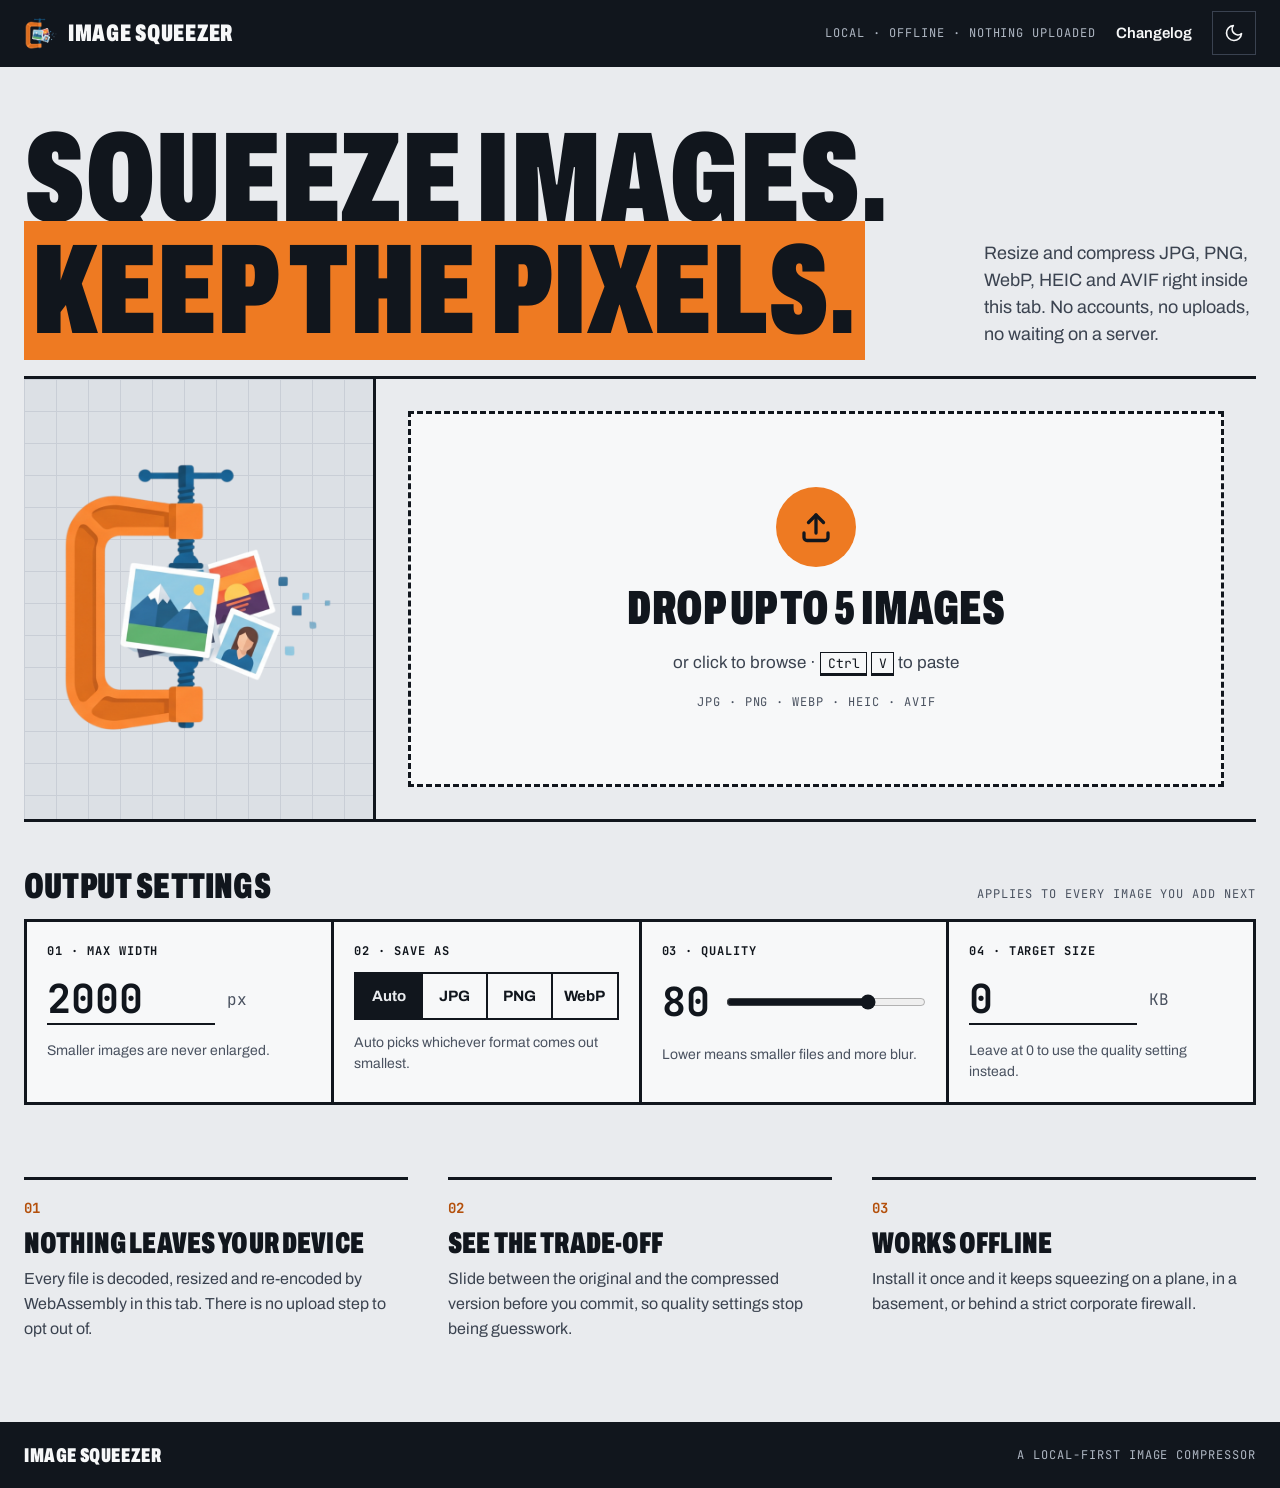
<file: index.html>
<!doctype html>
<html lang="en">
<head>
  <meta charset="utf-8">
  <meta name="viewport" content="width=device-width, initial-scale=1, viewport-fit=cover">
  <title>Image Squeezer</title>
  <meta name="description" content="Shrink images for the web in your browser. Nothing is uploaded.">
  <meta name="theme-color" content="#11161d">
  <link rel="manifest" href="manifest.webmanifest">
  <link rel="icon" href="icons/icon-192.png" type="image/png">
  <link rel="apple-touch-icon" href="icons/apple-touch-icon.png">
  <link rel="preload" as="font" type="font/woff2" href="fonts/archivo-latin.woff2" crossorigin>
  <link rel="stylesheet" href="css/style.css">
  <script>
    // Applied before first paint so a saved theme never flashes the wrong colors.
    try {
      const t = localStorage.getItem('theme');
      if (t === 'light' || t === 'dark') document.documentElement.dataset.theme = t;
    } catch {}
  </script>
</head>
<body>
  <header class="topbar">
    <div class="wrap topbar-in">
      <a class="brand" href="./">
        <img src="img/image-squeezer-vice-grip.png" alt="" width="34" height="34">
        <span>Image Squeezer</span>
      </a>
      <span class="topbar-tag">Local &middot; offline &middot; nothing uploaded</span>
      <a class="topbar-link" href="changelog.html">Changelog</a>
      <button id="theme" class="icon-btn" type="button" aria-label="Switch theme">
        <svg class="i-moon" width="20" height="20" viewBox="0 0 24 24" fill="none" stroke="currentColor" stroke-width="2" stroke-linecap="round" stroke-linejoin="round" aria-hidden="true"><path d="M21 12.8A9 9 0 1 1 11.2 3a7 7 0 0 0 9.8 9.8z"/></svg>
        <svg class="i-sun" width="20" height="20" viewBox="0 0 24 24" fill="none" stroke="currentColor" stroke-width="2" stroke-linecap="round" stroke-linejoin="round" aria-hidden="true"><circle cx="12" cy="12" r="4"/><path d="M12 2v2M12 20v2M4.9 4.9l1.4 1.4M17.7 17.7l1.4 1.4M2 12h2M20 12h2M4.9 19.1l1.4-1.4M17.7 6.3l1.4-1.4"/></svg>
      </button>
      <button id="install" class="btn-install" type="button" hidden>
        <svg width="18" height="18" viewBox="0 0 24 24" fill="none" stroke="currentColor" stroke-width="2.4" stroke-linecap="round" stroke-linejoin="round" aria-hidden="true"><path d="M12 3v12"/><path d="m7 10 5 5 5-5"/><path d="M5 21h14"/></svg>
        Install
      </button>
    </div>
  </header>

  <main>
    <section class="wrap hero">
      <div class="hero-top">
        <h1 class="display hero-title">Squeeze images.<br><span class="tape">Keep the pixels.</span></h1>
        <p class="hero-lede">
          Resize and compress JPG, PNG, WebP, HEIC and AVIF right inside this tab.
          No accounts, no uploads, no waiting on a server.
        </p>
      </div>

      <div class="bench">
        <div class="bench-art">
          <img src="img/image-squeezer-vice-grip.png" alt="An orange clamp squeezing a stack of photos, with pixels flying off"
               width="679" height="662" decoding="async">
        </div>
        <div class="bench-drop">
          <section id="drop" class="drop" tabindex="0" role="button" aria-label="Choose images to compress">
            <input id="picker" type="file" accept="image/*,.heic,.heif,.avif" multiple hidden>
            <span class="drop-icon">
              <svg width="36" height="36" viewBox="0 0 24 24" fill="none" stroke="currentColor" stroke-width="2.2" stroke-linecap="round" stroke-linejoin="round" aria-hidden="true"><path d="M12 16V4"/><path d="m7 9 5-5 5 5"/><path d="M4 16v3a2 2 0 0 0 2 2h12a2 2 0 0 0 2-2v-3"/></svg>
            </span>
            <span class="display drop-title">Drop up to 5 images</span>
            <span class="drop-sub">or click to browse &middot; <kbd>Ctrl</kbd> <kbd>V</kbd> to paste</span>
            <span class="mono-note">JPG &middot; PNG &middot; WebP &middot; HEIC &middot; AVIF</span>
          </section>
        </div>
      </div>
    </section>

    <section class="wrap block" aria-labelledby="settings-head">
      <div class="block-head">
        <h2 id="settings-head" class="display">Output settings</h2>
        <span class="mono-note">Applies to every image you add next</span>
      </div>
      <div class="settings">
        <div class="setting">
          <label class="setting-label" for="maxw">01 &middot; Max width</label>
          <div class="readout">
            <input id="maxw" type="number" inputmode="numeric" min="100" max="10000" step="50" value="2000">
            <span class="unit">px</span>
          </div>
          <p class="setting-hint">Smaller images are never enlarged.</p>
        </div>

        <fieldset class="setting">
          <legend class="setting-label">02 &middot; Save as</legend>
          <div class="seg">
            <label><input type="radio" name="format" value="auto" checked><span>Auto</span></label>
            <label><input type="radio" name="format" value="jpeg"><span>JPG</span></label>
            <label><input type="radio" name="format" value="png"><span>PNG</span></label>
            <label><input type="radio" name="format" value="webp"><span>WebP</span></label>
          </div>
          <p id="format-hint" class="setting-hint">Auto picks whichever format comes out smallest.</p>
        </fieldset>

        <div class="setting">
          <label class="setting-label" for="quality">03 &middot; Quality</label>
          <div class="readout">
            <output id="quality-value" for="quality">80</output>
            <input id="quality" type="range" min="40" max="95" step="5" value="80">
          </div>
          <p id="quality-hint" class="setting-hint">Lower means smaller files and more blur.</p>
        </div>

        <div class="setting">
          <label class="setting-label" for="target">04 &middot; Target size</label>
          <div class="readout">
            <input id="target" type="number" inputmode="numeric" min="0" max="20000" step="25" value="0">
            <span class="unit">KB</span>
          </div>
          <p id="target-hint" class="setting-hint">Leave at 0 to use the quality setting instead.</p>
        </div>
      </div>
    </section>

    <div class="wrap">
      <p id="notice" class="notice" role="status" aria-live="polite" hidden></p>
    </div>

    <section id="results" class="wrap block" aria-labelledby="results-head" hidden>
      <div class="batch-head">
        <div>
          <span id="batch-state" class="mono-note">Batch</span>
          <h2 id="results-head" class="display batch-title"></h2>
        </div>
        <p id="total" class="total"></p>
      </div>
      <ul id="list" class="list" aria-label="Images"></ul>
      <div id="actions" class="actions">
        <button id="zip" class="btn primary" type="button" disabled>
          <svg width="20" height="20" viewBox="0 0 24 24" fill="none" stroke="currentColor" stroke-width="2.4" stroke-linecap="round" stroke-linejoin="round" aria-hidden="true"><path d="M12 3v12"/><path d="m7 10 5 5 5-5"/><path d="M5 21h14"/></svg>
          Download all (.zip)
        </button>
        <button id="clear" class="btn" type="button">
          <svg width="18" height="18" viewBox="0 0 24 24" fill="none" stroke="currentColor" stroke-width="2.2" stroke-linecap="round" stroke-linejoin="round" aria-hidden="true"><path d="M4 7h16"/><path d="M9 7V4h6v3"/><path d="M6 7l1 14h10l1-14"/></svg>
          Clear
        </button>
        <p class="mono-note actions-note">Drop or paste more images to add them, up to 5 at a time.</p>
      </div>
    </section>

    <section class="wrap features">
      <article class="feature">
        <span class="feature-num">01</span>
        <h3 class="display">Nothing leaves your device</h3>
        <p>Every file is decoded, resized and re-encoded by WebAssembly in this tab. There is no upload step to opt out of.</p>
      </article>
      <article class="feature">
        <span class="feature-num">02</span>
        <h3 class="display">See the trade-off</h3>
        <p>Slide between the original and the compressed version before you commit, so quality settings stop being guesswork.</p>
      </article>
      <article class="feature">
        <span class="feature-num">03</span>
        <h3 class="display">Works offline</h3>
        <p>Install it once and it keeps squeezing on a plane, in a basement, or behind a strict corporate firewall.</p>
      </article>
    </section>
  </main>

  <footer class="foot">
    <div class="wrap foot-in">
      <span class="display foot-brand">Image Squeezer</span>
      <span class="mono-note">A local-first image compressor</span>
    </div>
  </footer>

  <dialog id="compare" class="compare-dlg" aria-label="Compare original and compressed">
    <div id="compare-frame" class="compare">
      <img id="compare-before" alt="Original">
      <img id="compare-after" alt="Compressed">
      <i class="compare-line" aria-hidden="true"></i>
      <span class="compare-tag left" aria-hidden="true">Original</span>
      <span class="compare-tag right" aria-hidden="true">Squeezed</span>
    </div>
    <input id="compare-range" class="compare-range" type="range" min="0" max="100" value="50"
           aria-label="Reveal more of the compressed image">
    <div class="compare-foot">
      <p id="compare-info" class="compare-info"></p>
      <button id="compare-close" class="btn ink" type="button">Close</button>
    </div>
  </dialog>

  <script type="module" src="js/app.js"></script>
</body>
</html>
</file>
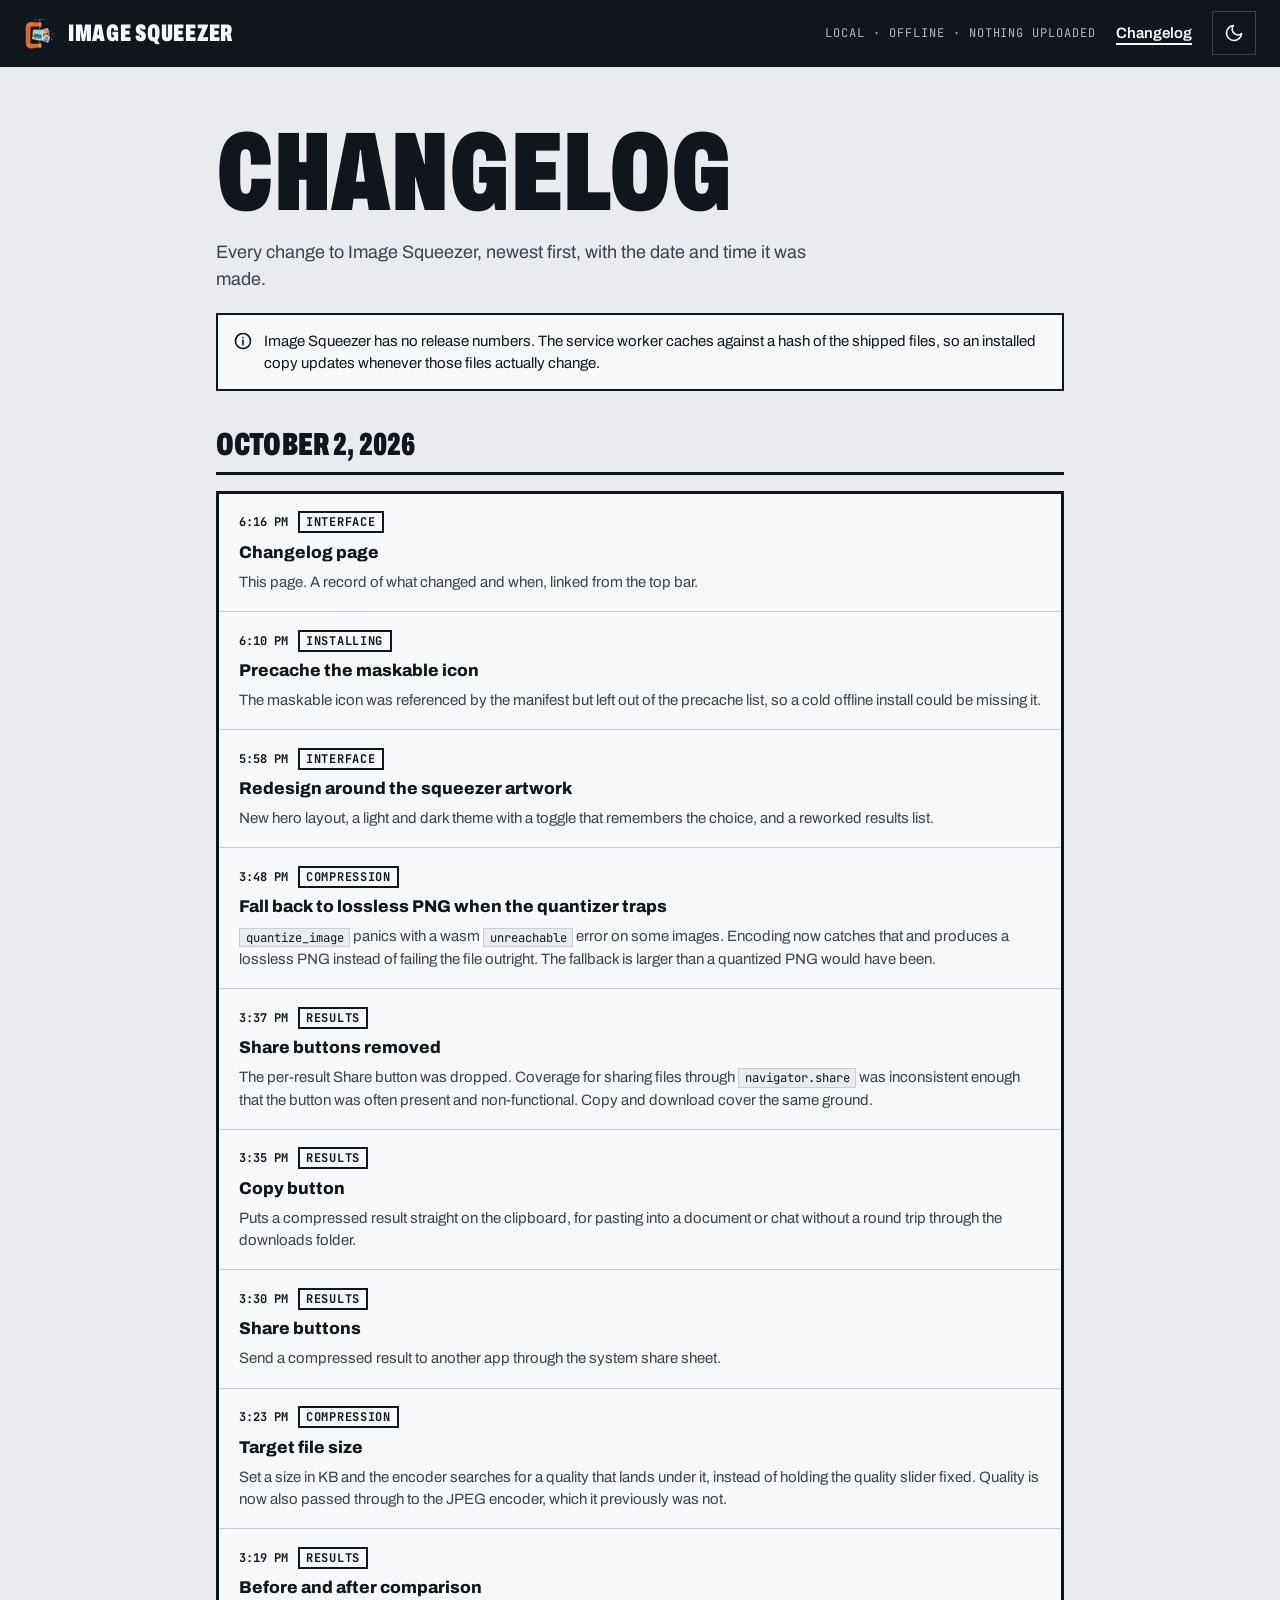
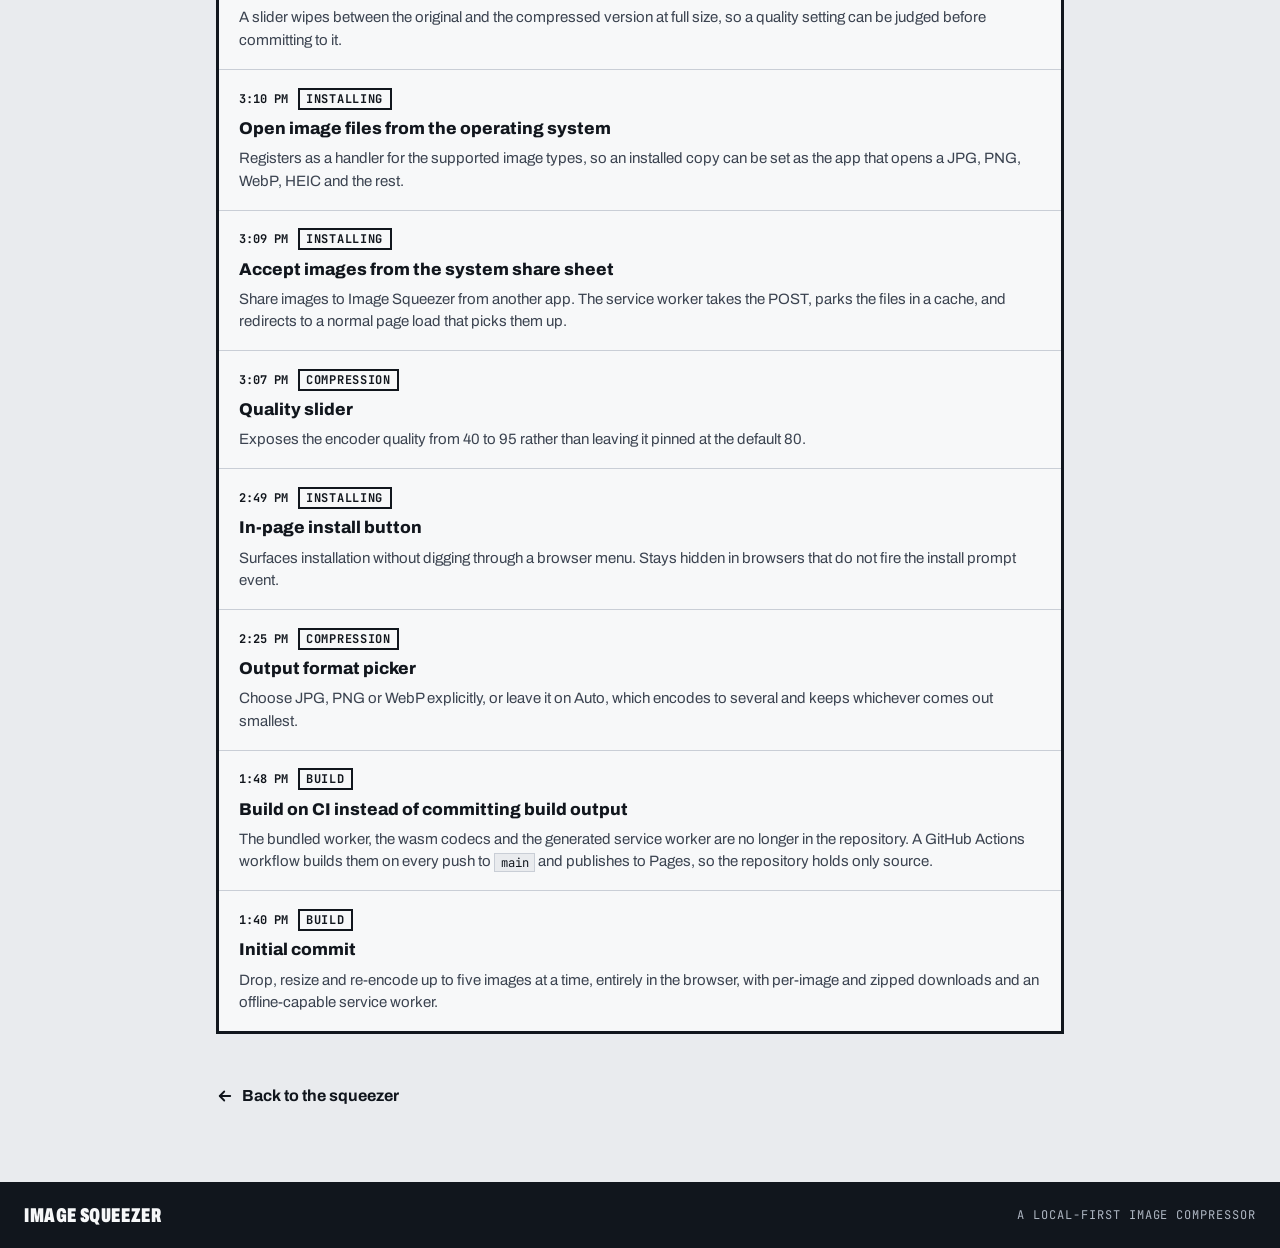
<file: changelog.html>
<!doctype html>
<html lang="en">
<head>
  <meta charset="utf-8">
  <meta name="viewport" content="width=device-width, initial-scale=1, viewport-fit=cover">
  <title>Changelog &middot; Image Squeezer</title>
  <meta name="description" content="What has changed in Image Squeezer, newest first, with the date of each change.">
  <meta name="theme-color" content="#11161d">
  <link rel="manifest" href="manifest.webmanifest">
  <link rel="icon" href="icons/icon-192.png" type="image/png">
  <link rel="apple-touch-icon" href="icons/apple-touch-icon.png">
  <link rel="preload" as="font" type="font/woff2" href="fonts/archivo-latin.woff2" crossorigin>
  <link rel="stylesheet" href="css/style.css">
  <script>
    // Applied before first paint so a saved theme never flashes the wrong colors.
    try {
      const t = localStorage.getItem('theme');
      if (t === 'light' || t === 'dark') document.documentElement.dataset.theme = t;
    } catch {}
  </script>
</head>
<body>
  <header class="topbar">
    <div class="wrap topbar-in">
      <a class="brand" href="./">
        <img src="img/image-squeezer-vice-grip.png" alt="" width="34" height="34">
        <span>Image Squeezer</span>
      </a>
      <span class="topbar-tag">Local &middot; offline &middot; nothing uploaded</span>
      <a class="topbar-link" href="changelog.html" aria-current="page">Changelog</a>
      <button id="theme" class="icon-btn" type="button" aria-label="Switch theme">
        <svg class="i-moon" width="20" height="20" viewBox="0 0 24 24" fill="none" stroke="currentColor" stroke-width="2" stroke-linecap="round" stroke-linejoin="round" aria-hidden="true"><path d="M21 12.8A9 9 0 1 1 11.2 3a7 7 0 0 0 9.8 9.8z"/></svg>
        <svg class="i-sun" width="20" height="20" viewBox="0 0 24 24" fill="none" stroke="currentColor" stroke-width="2" stroke-linecap="round" stroke-linejoin="round" aria-hidden="true"><circle cx="12" cy="12" r="4"/><path d="M12 2v2M12 20v2M4.9 4.9l1.4 1.4M17.7 17.7l1.4 1.4M2 12h2M20 12h2M4.9 19.1l1.4-1.4M17.7 6.3l1.4-1.4"/></svg>
      </button>
    </div>
  </header>

  <main class="wrap log">
    <header class="log-head">
      <h1 class="display">Changelog</h1>
      <p class="log-lede">
        Every change to Image Squeezer, newest first, with the date and time it was made.
      </p>
      <p class="log-note">
        <svg width="18" height="18" viewBox="0 0 24 24" fill="none" stroke="currentColor" stroke-width="2.2" stroke-linecap="round" aria-hidden="true"><circle cx="12" cy="12" r="10"/><path d="M12 11v6"/><path d="M12 7.5v.01"/></svg>
        Image Squeezer has no release numbers. The service worker caches against a hash of the
        shipped files, so an installed copy updates whenever those files actually change.
      </p>
    </header>

    <section class="log-group" aria-labelledby="d-2026-10-02">
      <h2 id="d-2026-10-02" class="display log-group-head">
        <time datetime="2026-10-02">October 2, 2026</time>
      </h2>
      <ul class="log-list">
        <li class="log-item">
          <div class="log-meta">
            <time datetime="2026-10-02T18:16-07:00">6:16 PM</time>
            <span class="log-tag">Interface</span>
          </div>
          <h3>Changelog page</h3>
          <p>This page. A record of what changed and when, linked from the top bar.</p>
        </li>
        <li class="log-item">
          <div class="log-meta">
            <time datetime="2026-10-02T18:10-07:00">6:10 PM</time>
            <span class="log-tag">Installing</span>
          </div>
          <h3>Precache the maskable icon</h3>
          <p>The maskable icon was referenced by the manifest but left out of the precache list, so a
            cold offline install could be missing it.</p>
        </li>
        <li class="log-item">
          <div class="log-meta">
            <time datetime="2026-10-02T17:58-07:00">5:58 PM</time>
            <span class="log-tag">Interface</span>
          </div>
          <h3>Redesign around the squeezer artwork</h3>
          <p>New hero layout, a light and dark theme with a toggle that remembers the choice, and a
            reworked results list.</p>
        </li>
        <li class="log-item">
          <div class="log-meta">
            <time datetime="2026-10-02T15:48-07:00">3:48 PM</time>
            <span class="log-tag">Compression</span>
          </div>
          <h3>Fall back to lossless PNG when the quantizer traps</h3>
          <p><code>quantize_image</code> panics with a wasm <code>unreachable</code> error on some
            images. Encoding now catches that and produces a lossless PNG instead of failing the
            file outright. The fallback is larger than a quantized PNG would have been.</p>
        </li>
        <li class="log-item">
          <div class="log-meta">
            <time datetime="2026-10-02T15:37-07:00">3:37 PM</time>
            <span class="log-tag">Results</span>
          </div>
          <h3>Share buttons removed</h3>
          <p>The per-result Share button was dropped. Coverage for sharing files through
            <code>navigator.share</code> was inconsistent enough that the button was often present
            and non-functional. Copy and download cover the same ground.</p>
        </li>
        <li class="log-item">
          <div class="log-meta">
            <time datetime="2026-10-02T15:35-07:00">3:35 PM</time>
            <span class="log-tag">Results</span>
          </div>
          <h3>Copy button</h3>
          <p>Puts a compressed result straight on the clipboard, for pasting into a document or chat without a round trip through the downloads folder.</p>
        </li>
        <li class="log-item">
          <div class="log-meta">
            <time datetime="2026-10-02T15:30-07:00">3:30 PM</time>
            <span class="log-tag">Results</span>
          </div>
          <h3>Share buttons</h3>
          <p>Send a compressed result to another app through the system share sheet.</p>
        </li>
        <li class="log-item">
          <div class="log-meta">
            <time datetime="2026-10-02T15:23-07:00">3:23 PM</time>
            <span class="log-tag">Compression</span>
          </div>
          <h3>Target file size</h3>
          <p>Set a size in KB and the encoder searches for a quality that lands under it, instead of
            holding the quality slider fixed. Quality is now also passed through to the JPEG encoder,
            which it previously was not.</p>
        </li>
        <li class="log-item">
          <div class="log-meta">
            <time datetime="2026-10-02T15:19-07:00">3:19 PM</time>
            <span class="log-tag">Results</span>
          </div>
          <h3>Before and after comparison</h3>
          <p>A slider wipes between the original and the compressed version at full size, so a quality setting can be judged before committing to it.</p>
        </li>
        <li class="log-item">
          <div class="log-meta">
            <time datetime="2026-10-02T15:10-07:00">3:10 PM</time>
            <span class="log-tag">Installing</span>
          </div>
          <h3>Open image files from the operating system</h3>
          <p>Registers as a handler for the supported image types, so an installed copy can be set as the app that opens a JPG, PNG, WebP, HEIC and the rest.</p>
        </li>
        <li class="log-item">
          <div class="log-meta">
            <time datetime="2026-10-02T15:09-07:00">3:09 PM</time>
            <span class="log-tag">Installing</span>
          </div>
          <h3>Accept images from the system share sheet</h3>
          <p>Share images to Image Squeezer from another app. The service worker takes the POST,
            parks the files in a cache, and redirects to a normal page load that picks them up.</p>
        </li>
        <li class="log-item">
          <div class="log-meta">
            <time datetime="2026-10-02T15:07-07:00">3:07 PM</time>
            <span class="log-tag">Compression</span>
          </div>
          <h3>Quality slider</h3>
          <p>Exposes the encoder quality from 40 to 95 rather than leaving it pinned at the default 80.</p>
        </li>
        <li class="log-item">
          <div class="log-meta">
            <time datetime="2026-10-02T14:49-07:00">2:49 PM</time>
            <span class="log-tag">Installing</span>
          </div>
          <h3>In-page install button</h3>
          <p>Surfaces installation without digging through a browser menu. Stays hidden in browsers that do not fire the install prompt event.</p>
        </li>
        <li class="log-item">
          <div class="log-meta">
            <time datetime="2026-10-02T14:25-07:00">2:25 PM</time>
            <span class="log-tag">Compression</span>
          </div>
          <h3>Output format picker</h3>
          <p>Choose JPG, PNG or WebP explicitly, or leave it on Auto, which encodes to several and
            keeps whichever comes out smallest.</p>
        </li>
        <li class="log-item">
          <div class="log-meta">
            <time datetime="2026-10-02T13:48-07:00">1:48 PM</time>
            <span class="log-tag">Build</span>
          </div>
          <h3>Build on CI instead of committing build output</h3>
          <p>The bundled worker, the wasm codecs and the generated service worker are no longer in the
            repository. A GitHub Actions workflow builds them on every push to <code>main</code> and
            publishes to Pages, so the repository holds only source.</p>
        </li>
        <li class="log-item">
          <div class="log-meta">
            <time datetime="2026-10-02T13:40-07:00">1:40 PM</time>
            <span class="log-tag">Build</span>
          </div>
          <h3>Initial commit</h3>
          <p>Drop, resize and re-encode up to five images at a time, entirely in the browser, with
            per-image and zipped downloads and an offline-capable service worker.</p>
        </li>
      </ul>
    </section>

    <p class="log-back"><a href="./"><svg width="18" height="18" viewBox="0 0 24 24" fill="none" stroke="currentColor" stroke-width="2.4" stroke-linecap="round" stroke-linejoin="round" aria-hidden="true"><path d="M19 12H5"/><path d="m11 6-6 6 6 6"/></svg> Back to the squeezer</a></p>
  </main>

  <footer class="foot">
    <div class="wrap foot-in">
      <span class="display foot-brand">Image Squeezer</span>
      <span class="mono-note">A local-first image compressor</span>
    </div>
  </footer>

  <script type="module" src="js/theme.js"></script>
</body>
</html>
</file>
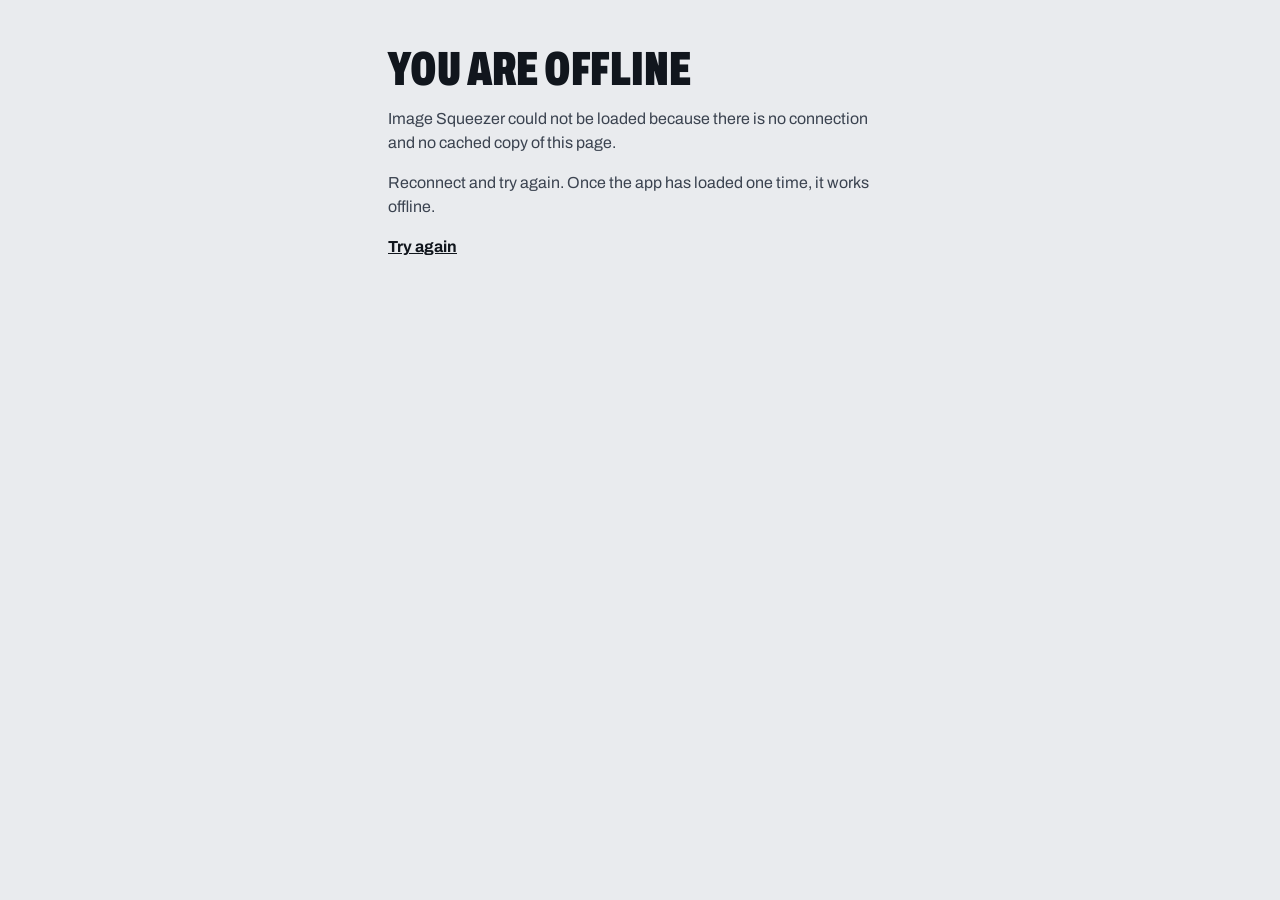
<file: offline.html>
<!DOCTYPE html>
<html lang="en">
<head>
  <meta charset="utf-8">
  <meta name="viewport" content="width=device-width, initial-scale=1">
  <title>Offline &middot; Image Squeezer</title>
  <link rel="stylesheet" href="css/style.css">
</head>
<body>
  <main class="offline">
    <h1 class="display">You are offline</h1>
    <p>Image Squeezer could not be loaded because there is no connection and no cached copy of this page.</p>
    <p>Reconnect and try again. Once the app has loaded one time, it works offline.</p>
    <p><a href="./">Try again</a></p>
  </main>
</body>
</html>
</file>
<file: css/style.css>
@font-face {
  font-family: 'Archivo';
  font-style: normal;
  font-weight: 400 900;
  font-stretch: 62% 125%;
  font-display: swap;
  src: url(../fonts/archivo-latin.woff2) format('woff2');
}

@font-face {
  font-family: 'JetBrains Mono';
  font-style: normal;
  font-weight: 400 700;
  font-display: swap;
  src: url(../fonts/jetbrains-mono-latin.woff2) format('woff2');
}

:root {
  --ground: #e9ebee;
  --paper: #f7f8f9;
  --ink: #11161d;
  --ink-soft: #3b4350;
  --ink-mute: #4a5260;
  --rule: #11161d;
  --hair: #c9ced6;
  --bar: #11161d;
  --bar-ink: #f7f8f9;
  --bar-mute: #aeb6c2;
  --bar-line: #3a4250;
  --accent: #ee7a22;
  --on-accent: #11161d;
  --accent-text: #b4500c;
  --drop-over: #fde7d3;
  --grid-bg: #dce0e5;
  --grid-line: #c9ced6;
  --err: #b3261e;
  --focus: #2b5f8e;
  --display: 'Archivo', 'Arial Narrow', sans-serif;
  --mono: 'JetBrains Mono', ui-monospace, SFMono-Regular, Menlo, Consolas, monospace;
  color-scheme: light dark;
}

@media (prefers-color-scheme: dark) {
  :root:not([data-theme="light"]) {
    --ground: #0f141b;
    --paper: #171e27;
    --ink: #e8ebef;
    --ink-soft: #c3cad3;
    --ink-mute: #aeb6c2;
    --rule: #e8ebef;
    --hair: #2a3340;
    --bar: #0a0e13;
    --bar-line: #2a3340;
    --accent-text: #f29a55;
    --drop-over: #2a1e14;
    --grid-bg: #1c2430;
    --grid-line: #283240;
    --err: #ff8a80;
    --focus: #7fc8f8;
  }
}

:root[data-theme="dark"] {
  --ground: #0f141b;
  --paper: #171e27;
  --ink: #e8ebef;
  --ink-soft: #c3cad3;
  --ink-mute: #aeb6c2;
  --rule: #e8ebef;
  --hair: #2a3340;
  --bar: #0a0e13;
  --bar-line: #2a3340;
  --accent-text: #f29a55;
  --drop-over: #2a1e14;
  --grid-bg: #1c2430;
  --grid-line: #283240;
  --err: #ff8a80;
  --focus: #7fc8f8;
}

:root[data-theme="light"] { color-scheme: light; }
:root[data-theme="dark"] { color-scheme: dark; }

* { box-sizing: border-box; }

html {
  padding: env(safe-area-inset-top, 0) env(safe-area-inset-right, 0) env(safe-area-inset-bottom, 0) env(safe-area-inset-left, 0);
  background: var(--bar);
}

body {
  margin: 0;
  min-height: 100vh;
  display: flex;
  flex-direction: column;
  background: var(--ground);
  color: var(--ink);
  font-family: 'Archivo', system-ui, sans-serif;
  font-size: 1rem;
  line-height: 1.5;
  -webkit-text-size-adjust: 100%;
}

main { flex: 1 0 auto; }

img, svg { display: block; }

.wrap {
  width: 100%;
  max-width: 80rem;
  margin-inline: auto;
  padding-inline: 1.5rem;
}

.display {
  font-family: var(--display);
  font-stretch: 62%;
  font-weight: 900;
  text-transform: uppercase;
  line-height: 0.9;
  letter-spacing: 0.005em;
}

.mono-note {
  font-family: var(--mono);
  font-size: 0.75rem;
  letter-spacing: 0.08em;
  text-transform: uppercase;
  color: var(--ink-mute);
}

.tape {
  background: var(--accent);
  color: var(--on-accent);
  padding: 0 0.06em;
  -webkit-box-decoration-break: clone;
  box-decoration-break: clone;
}

kbd {
  font-family: var(--mono);
  font-size: 0.8125rem;
  padding: 0.1rem 0.4rem;
  border: 1.5px solid var(--rule);
  border-bottom-width: 3px;
  border-radius: 0;
  background: transparent;
  color: var(--ink);
}

/* ---------- top bar ---------- */

.topbar { background: var(--bar); color: var(--bar-ink); }

.topbar-in {
  display: flex;
  align-items: center;
  gap: 0.75rem;
  padding-block: 0.625rem;
}

.brand {
  display: flex;
  align-items: center;
  gap: 0.625rem;
  min-height: 2.75rem;
  margin-right: auto;
  color: var(--bar-ink);
  text-decoration: none;
  font-family: var(--display);
  font-stretch: 62%;
  font-weight: 900;
  font-size: 1.5rem;
  letter-spacing: 0.03em;
  text-transform: uppercase;
  white-space: nowrap;
}

.brand img { width: 2.125rem; height: 2.125rem; object-fit: contain; }

.topbar-tag {
  font-family: var(--mono);
  font-size: 0.75rem;
  letter-spacing: 0.08em;
  text-transform: uppercase;
  color: var(--bar-mute);
}

.topbar-link {
  padding: 0.75rem 0.5rem;
  color: var(--bar-ink);
  font-weight: 600;
  font-size: 0.9375rem;
  text-decoration: none;
}

.topbar-link:hover,
.topbar-link[aria-current="page"] { text-decoration: underline; text-decoration-thickness: 2px; text-underline-offset: 0.3em; }

.icon-btn {
  width: 2.75rem;
  height: 2.75rem;
  display: grid;
  place-items: center;
  flex: none;
  background: transparent;
  color: var(--bar-ink);
  border: 1px solid var(--bar-line);
  cursor: pointer;
}

.icon-btn:hover { border-color: var(--bar-ink); }
.icon-btn .i-sun,
.icon-btn[data-mode="dark"] .i-moon { display: none; }
.icon-btn[data-mode="dark"] .i-sun { display: block; }

.btn-install {
  height: 2.75rem;
  padding: 0 1rem;
  display: flex;
  align-items: center;
  gap: 0.5rem;
  background: var(--accent);
  color: var(--on-accent);
  border: 0;
  font: inherit;
  font-weight: 800;
  font-size: 0.9375rem;
  cursor: pointer;
}

.btn-install:disabled { opacity: 0.6; cursor: default; }

/* ---------- hero ---------- */

.hero { padding-top: 3.5rem; }

.hero-top {
  display: flex;
  flex-wrap: wrap;
  align-items: flex-end;
  gap: 1.5rem 3rem;
  padding-bottom: 1.75rem;
  border-bottom: 3px solid var(--rule);
}

.hero-title {
  flex: 999 1 38rem;
  margin: 0;
  font-size: clamp(3.5rem, 10vw, 9.75rem);
  line-height: 0.88;
}

.hero-lede {
  flex: 1 1 17rem;
  max-width: 22.5rem;
  margin: 0;
  font-size: 1.125rem;
  color: var(--ink-soft);
}

.bench {
  display: flex;
  flex-wrap: wrap;
  border-bottom: 3px solid var(--rule);
}

.bench-art {
  flex: 1 1 22rem;
  min-height: 27.5rem;
  display: grid;
  place-items: center;
  padding: 1.5rem;
  border-right: 3px solid var(--rule);
  background-color: var(--grid-bg);
  background-image:
    linear-gradient(var(--grid-line) 1px, transparent 1px),
    linear-gradient(90deg, var(--grid-line) 1px, transparent 1px);
  background-size: 2rem 2rem;
}

.bench-art img { width: 100%; max-width: 26rem; height: auto; }

.bench-drop {
  flex: 999 1 32rem;
  display: flex;
  padding: 2rem;
}

.drop {
  flex: 1;
  min-height: 23.5rem;
  display: flex;
  flex-direction: column;
  align-items: center;
  justify-content: center;
  gap: 1.1rem;
  padding: 2rem;
  border: 3px dashed var(--rule);
  background: var(--paper);
  text-align: center;
  cursor: pointer;
  transition: background-color 120ms, border-color 120ms;
}

.drop:hover { border-style: solid; }

.drop.over {
  border-style: solid;
  border-color: var(--accent);
  background: var(--drop-over);
}

.drop-icon {
  width: 5rem;
  height: 5rem;
  border-radius: 50%;
  display: grid;
  place-items: center;
  background: var(--accent);
  color: var(--on-accent);
  transition: transform 160ms;
}

.drop.over .drop-icon { transform: translateY(-4px) scale(1.06); }

.drop-title { font-size: clamp(2rem, 4vw, 3rem); line-height: 1; }

.drop-sub { font-size: 1.0625rem; color: var(--ink-soft); }

/* ---------- blocks ---------- */

.block { padding-top: 3rem; }

.block-head {
  display: flex;
  flex-wrap: wrap;
  align-items: baseline;
  justify-content: space-between;
  gap: 0.5rem 1.5rem;
  margin-bottom: 1rem;
}

.block-head h2 { margin: 0; font-size: 2.25rem; }

/* ---------- settings ---------- */

.settings {
  display: grid;
  grid-template-columns: repeat(auto-fit, minmax(15.5rem, 1fr));
  gap: 3px;
  background: var(--rule);
  border: 3px solid var(--rule);
}

.setting {
  min-width: 0;
  margin: 0;
  padding: 1.25rem;
  border: 0;
  background: var(--paper);
  transition: opacity 120ms;
}

.setting > * + * { margin-top: 0.75rem; }

.setting.off { opacity: 0.45; }

/* A legend normally sits in the fieldset's border; floating it puts it back in the flow. */
.setting legend { float: left; width: 100%; margin-bottom: 0.75rem; }
.setting legend + * { clear: both; margin-top: 0; }

.setting-label {
  display: block;
  padding: 0;
  font-family: var(--mono);
  font-size: 0.75rem;
  font-weight: 700;
  letter-spacing: 0.08em;
  text-transform: uppercase;
}

.readout {
  display: flex;
  align-items: center;
  gap: 0.75rem;
  min-height: 3.5rem;
}

.readout input[type="number"] {
  width: 7ch;
  min-width: 0;
  padding: 0;
  border: 0;
  border-bottom: 2px solid var(--rule);
  border-radius: 0;
  background: transparent;
  color: var(--ink);
  font-family: var(--mono);
  font-size: 2.5rem;
  font-weight: 700;
  line-height: 1.2;
}

.readout output {
  min-width: 2.2ch;
  font-family: var(--mono);
  font-size: 2.5rem;
  font-weight: 700;
}

.readout input[type="range"] {
  flex: 1;
  min-width: 0;
  height: 2.75rem;
  margin: 0;
  accent-color: var(--ink);
}

.unit { font-family: var(--mono); color: var(--ink-mute); }

.setting-hint { margin-bottom: 0; font-size: 0.875rem; color: var(--ink-mute); }

.seg {
  display: grid;
  grid-template-columns: repeat(4, minmax(0, 1fr));
  border: 2px solid var(--rule);
}

.seg label { position: relative; display: flex; }
.seg label + label { border-left: 2px solid var(--rule); }

.seg input {
  position: absolute;
  inset: 0;
  opacity: 0;
  margin: 0;
  cursor: pointer;
}

.seg span {
  flex: 1;
  display: grid;
  place-items: center;
  min-height: 2.75rem;
  font-weight: 700;
  font-size: 0.9375rem;
}

.seg input:checked + span { background: var(--ink); color: var(--ground); }
.seg label:hover input:not(:checked) + span { background: var(--drop-over); }

/* ---------- notice ---------- */

.notice {
  margin: 1.5rem 0 0;
  padding: 0.85rem 1rem;
  border: 2px solid var(--rule);
  background: var(--paper);
  font-weight: 600;
}

/* ---------- results ---------- */

.batch-head {
  display: flex;
  flex-wrap: wrap;
  align-items: flex-end;
  justify-content: space-between;
  gap: 1rem 2.5rem;
  padding-bottom: 1.5rem;
  margin-bottom: 1.5rem;
  border-bottom: 3px solid var(--rule);
}

.batch-title { margin: 0.4rem 0 0; font-size: clamp(2.75rem, 6vw, 5.5rem); }

.total {
  margin: 0;
  display: flex;
  flex-wrap: wrap;
  align-items: baseline;
  gap: 0.25rem 0.9rem;
  font-family: var(--mono);
}

.total .was { font-size: 1.5rem; color: var(--ink-mute); text-decoration: line-through; }
.total .now { font-size: 2.5rem; font-weight: 700; }

.list {
  list-style: none;
  margin: 0;
  padding: 0;
  border: 3px solid var(--rule);
  background: var(--paper);
}

.img-row {
  display: grid;
  grid-template-columns: 5.5rem minmax(0, 1fr) auto;
  grid-template-areas: "thumb name tools" "thumb detail tools";
  gap: 0.35rem 1.25rem;
  align-items: center;
  padding: 0.9rem 1.25rem;
}

.img-row + .img-row { border-top: 1px solid var(--hair); }

.thumb {
  grid-area: thumb;
  width: 5.5rem;
  height: 4rem;
  border: 2px solid var(--rule);
  background: var(--ground);
  overflow: hidden;
  display: grid;
  place-items: center;
}

.thumb img { width: 100%; height: 100%; object-fit: cover; }

.spinner {
  width: 1.4rem;
  height: 1.4rem;
  border: 3px solid var(--hair);
  border-top-color: var(--accent);
  border-radius: 50%;
  animation: spin 800ms linear infinite;
}

@keyframes spin { to { transform: rotate(360deg); } }

.name {
  grid-area: name;
  margin: 0;
  font-weight: 700;
  font-size: 1.0625rem;
  overflow: hidden;
  text-overflow: ellipsis;
  white-space: nowrap;
}

.detail { grid-area: detail; min-width: 0; }

.tools { grid-area: tools; display: flex; flex-wrap: wrap; justify-content: flex-end; gap: 0.375rem; }

.row-btn {
  min-height: 2.75rem;
  padding: 0 0.85rem;
  border: 2px solid var(--rule);
  border-radius: 0;
  background: transparent;
  color: var(--ink);
  font: inherit;
  font-size: 0.875rem;
  font-weight: 700;
  cursor: pointer;
  transition: background-color 120ms, color 120ms;
}

.row-btn:hover { background: var(--accent); color: var(--on-accent); }
.row-btn.dl { background: var(--ink); color: var(--ground); }
.row-btn.dl:hover { background: var(--accent); border-color: var(--accent); color: var(--on-accent); }

.status { margin: 0; font-family: var(--mono); font-size: 0.875rem; color: var(--ink-mute); }
.status.err { color: var(--err); font-family: inherit; font-weight: 600; }

.bar {
  height: 0.875rem;
  max-width: 24rem;
  border: 2px solid var(--rule);
  background: var(--accent);
}

.bar > i {
  display: block;
  width: 0;
  height: 100%;
  background: var(--ink);
  transition: width 600ms cubic-bezier(0.2, 0.8, 0.2, 1);
}

.sizes {
  margin: 0.4rem 0 0;
  display: flex;
  flex-wrap: wrap;
  align-items: baseline;
  gap: 0.2rem 0.6rem;
  font-family: var(--mono);
  font-size: 0.875rem;
}

.sizes .was { color: var(--ink-mute); text-decoration: line-through; }
.sizes .now { font-size: 1rem; font-weight: 700; }

/* The mono face has no arrows, so this one comes from the body face. */
.arrow { font-family: 'Archivo', system-ui, sans-serif; font-weight: 700; }
.total .arrow { font-size: 1.75rem; }

.fmt {
  padding: 0 0.4rem;
  border: 2px solid var(--rule);
  font-size: 0.75rem;
  font-weight: 700;
}

.saved { font-weight: 700; color: var(--accent-text); }

.tag {
  flex-basis: 100%;
  font-family: 'Archivo', system-ui, sans-serif;
  font-size: 0.8125rem;
  color: var(--ink-mute);
}

.actions {
  display: flex;
  flex-wrap: wrap;
  align-items: center;
  gap: 0.75rem;
  padding-top: 1.5rem;
}

.actions-note { margin: 0 0 0 auto; }

.btn {
  min-height: 3.5rem;
  padding: 0 1.25rem;
  display: inline-flex;
  align-items: center;
  gap: 0.6rem;
  border: 3px solid var(--rule);
  border-radius: 0;
  background: transparent;
  color: var(--ink);
  font: inherit;
  font-weight: 700;
  cursor: pointer;
}

.btn.primary {
  background: var(--accent);
  color: var(--on-accent);
  border-color: var(--ink);
  font-family: var(--display);
  font-stretch: 62%;
  font-weight: 900;
  font-size: 1.5rem;
  text-transform: uppercase;
}

.btn.ink { min-height: 2.75rem; border: 0; background: var(--ink); color: var(--ground); }

.btn:not(:disabled):hover { background: var(--ink); color: var(--ground); }
.btn.primary:not(:disabled):hover { background: var(--ink); color: var(--accent); }
.btn:disabled { opacity: 0.45; cursor: default; }

/* ---------- features ---------- */

.features {
  display: grid;
  grid-template-columns: repeat(auto-fit, minmax(16rem, 1fr));
  gap: 2.5rem;
  padding-block: 4.5rem 5rem;
}

.feature { border-top: 3px solid var(--rule); padding-top: 1rem; }

.feature-num { font-family: var(--mono); font-size: 0.875rem; font-weight: 700; color: var(--accent-text); }

.feature h3 { margin: 0.5rem 0 0.6rem; font-size: 1.875rem; line-height: 1; }

.feature p { margin: 0; line-height: 1.55; color: var(--ink-soft); }

/* ---------- footer ---------- */

.foot { flex: none; background: var(--bar); color: var(--bar-mute); }

.foot-in {
  display: flex;
  flex-wrap: wrap;
  align-items: center;
  justify-content: space-between;
  gap: 0.75rem;
  padding-block: 1.5rem;
}

.foot-brand { font-size: 1.25rem; letter-spacing: 0.03em; color: var(--bar-ink); }
.foot .mono-note { color: var(--bar-mute); }

/* ---------- compare dialog ---------- */

.compare-dlg {
  width: min(70rem, 94vw);
  padding: 0;
  border: 3px solid var(--rule);
  border-radius: 0;
  background: var(--paper);
  color: var(--ink);
}

.compare-dlg::backdrop { background: rgb(11 15 20 / 0.86); }

.compare {
  position: relative;
  display: grid;
  width: 100%;
  margin-inline: auto;
  overflow: hidden;
  background: repeating-conic-gradient(var(--hair) 0% 25%, transparent 0% 50%) 50% / 1.25rem 1.25rem;
}

.compare img {
  grid-area: 1 / 1;
  width: 100%;
  height: 100%;
  object-fit: fill;
}

#compare-after { clip-path: inset(0 0 0 var(--pos, 50%)); }

.compare-line {
  position: absolute;
  top: 0;
  bottom: 0;
  left: var(--pos, 50%);
  width: 4px;
  margin-left: -2px;
  background: var(--accent);
}

.compare-line::after {
  content: "";
  position: absolute;
  top: 50%;
  left: 50%;
  width: 2.5rem;
  height: 2.5rem;
  margin: -1.25rem 0 0 -1.25rem;
  border-radius: 50%;
  border: 3px solid #11161d;
  background: var(--accent);
}

.compare-tag {
  position: absolute;
  top: 0.75rem;
  padding: 0.4rem 0.6rem;
  font-family: var(--mono);
  font-size: 0.75rem;
  font-weight: 700;
  letter-spacing: 0.08em;
  text-transform: uppercase;
}

.compare-tag.left { left: 0.75rem; background: #11161d; color: #f7f8f9; }
.compare-tag.right { right: 0.75rem; background: var(--accent); color: var(--on-accent); }

.compare-range {
  display: block;
  width: calc(100% - 2.5rem);
  height: 2.75rem;
  margin: 0.75rem 1.25rem 0;
  accent-color: var(--accent);
}

.compare-foot {
  display: flex;
  flex-wrap: wrap;
  align-items: center;
  justify-content: space-between;
  gap: 0.75rem;
  padding: 0.25rem 1.25rem 1.1rem;
}

.compare-info { margin: 0; font-family: var(--mono); font-size: 0.875rem; color: var(--ink-mute); }

/* ---------- misc ---------- */

[hidden] { display: none !important; }

.sr-only {
  position: absolute;
  width: 1px;
  height: 1px;
  overflow: hidden;
  clip-path: inset(50%);
  white-space: nowrap;
}

a:focus-visible,
button:focus-visible,
.drop:focus-visible,
.readout input:focus-visible,
.seg input:focus-visible + span {
  outline: 3px solid var(--focus);
  outline-offset: 2px;
}

.seg input:focus-visible + span { outline-offset: -5px; }

@media (max-width: 48rem) {
  .wrap { padding-inline: 1rem; }
  .topbar-tag { display: none; }
  .brand { font-size: 1.25rem; }
  .hero { padding-top: 2rem; }
  .bench-art { flex-basis: 100%; min-height: 0; padding: 1rem; border-right: 0; border-bottom: 3px solid var(--rule); }
  .bench-art img { max-width: 12rem; }
  .bench-drop { padding: 1rem 0; }
  .drop { min-height: 14rem; padding: 1.5rem 1rem; }
  .drop-icon { width: 3.5rem; height: 3.5rem; }
  .img-row {
    grid-template-columns: 4rem minmax(0, 1fr);
    grid-template-areas: "thumb name" "thumb detail" "tools tools";
    padding: 0.85rem 1rem;
  }
  .thumb { width: 4rem; height: 4rem; }
  .tools { display: grid; grid-auto-flow: column; grid-auto-columns: minmax(0, 1fr); }
  .row-btn { padding: 0 0.4rem; font-size: 0.8125rem; }
  .actions-note { margin-left: 0; }
}

@media (prefers-reduced-motion: reduce) {
  .bar > i,
  .drop,
  .drop-icon { transition: none; }
  .spinner { animation-duration: 2s; }
}

/* ---------- offline page ---------- */

.offline {
  max-width: 34rem;
  margin: 0 auto;
  padding: 3rem 1.25rem;
}

.offline h1 { margin: 0 0 1rem; font-size: 3rem; }
.offline p { color: var(--ink-soft); }
.offline a { color: var(--ink); font-weight: 700; }

/* ---------- changelog ---------- */

.log { max-width: 56rem; padding-block: 3.5rem 4rem; }

.log-head { margin-bottom: 2.5rem; }

.log-head h1 { margin: 0 0 1rem; font-size: clamp(3.5rem, 9vw, 7rem); }

.log-lede { margin: 0 0 1.25rem; max-width: 40rem; font-size: 1.125rem; color: var(--ink-soft); }

.log-note {
  display: flex;
  gap: 0.75rem;
  margin: 0;
  padding: 0.9rem 1rem;
  border: 2px solid var(--rule);
  background: var(--paper);
  font-size: 0.9375rem;
}

.log-note svg { flex: none; margin-top: 0.15rem; }

.log-group { margin-bottom: 2.5rem; }

.log-group-head {
  margin: 0 0 1rem;
  padding-bottom: 0.75rem;
  border-bottom: 3px solid var(--rule);
  font-size: 2rem;
}

.log-list {
  list-style: none;
  margin: 0;
  padding: 0;
  border: 3px solid var(--rule);
  background: var(--paper);
}

.log-item { padding: 1.1rem 1.25rem; }
.log-item + .log-item { border-top: 1px solid var(--hair); }

.log-item h3 { margin: 0 0 0.35rem; font-size: 1.0625rem; font-weight: 800; }

.log-item p { margin: 0; color: var(--ink-soft); font-size: 0.9375rem; }

.log-item code {
  padding: 0.05rem 0.35rem;
  border: 1px solid var(--hair);
  background: var(--ground);
  color: var(--ink);
  font-family: var(--mono);
  font-size: 0.8125em;
}

.log-meta {
  display: flex;
  flex-wrap: wrap;
  align-items: center;
  gap: 0.6rem;
  margin-bottom: 0.4rem;
  font-family: var(--mono);
  font-size: 0.75rem;
}

.log-meta time { font-weight: 700; font-variant-numeric: tabular-nums; }

.log-tag {
  padding: 0 0.4rem;
  border: 2px solid var(--rule);
  font-weight: 700;
  letter-spacing: 0.06em;
  text-transform: uppercase;
}

.log-back { margin: 0; }

.log-back a {
  display: inline-flex;
  align-items: center;
  gap: 0.5rem;
  min-height: 2.75rem;
  color: var(--ink);
  font-weight: 700;
  text-decoration: none;
}

.log-back a:hover { text-decoration: underline; }
</file>
